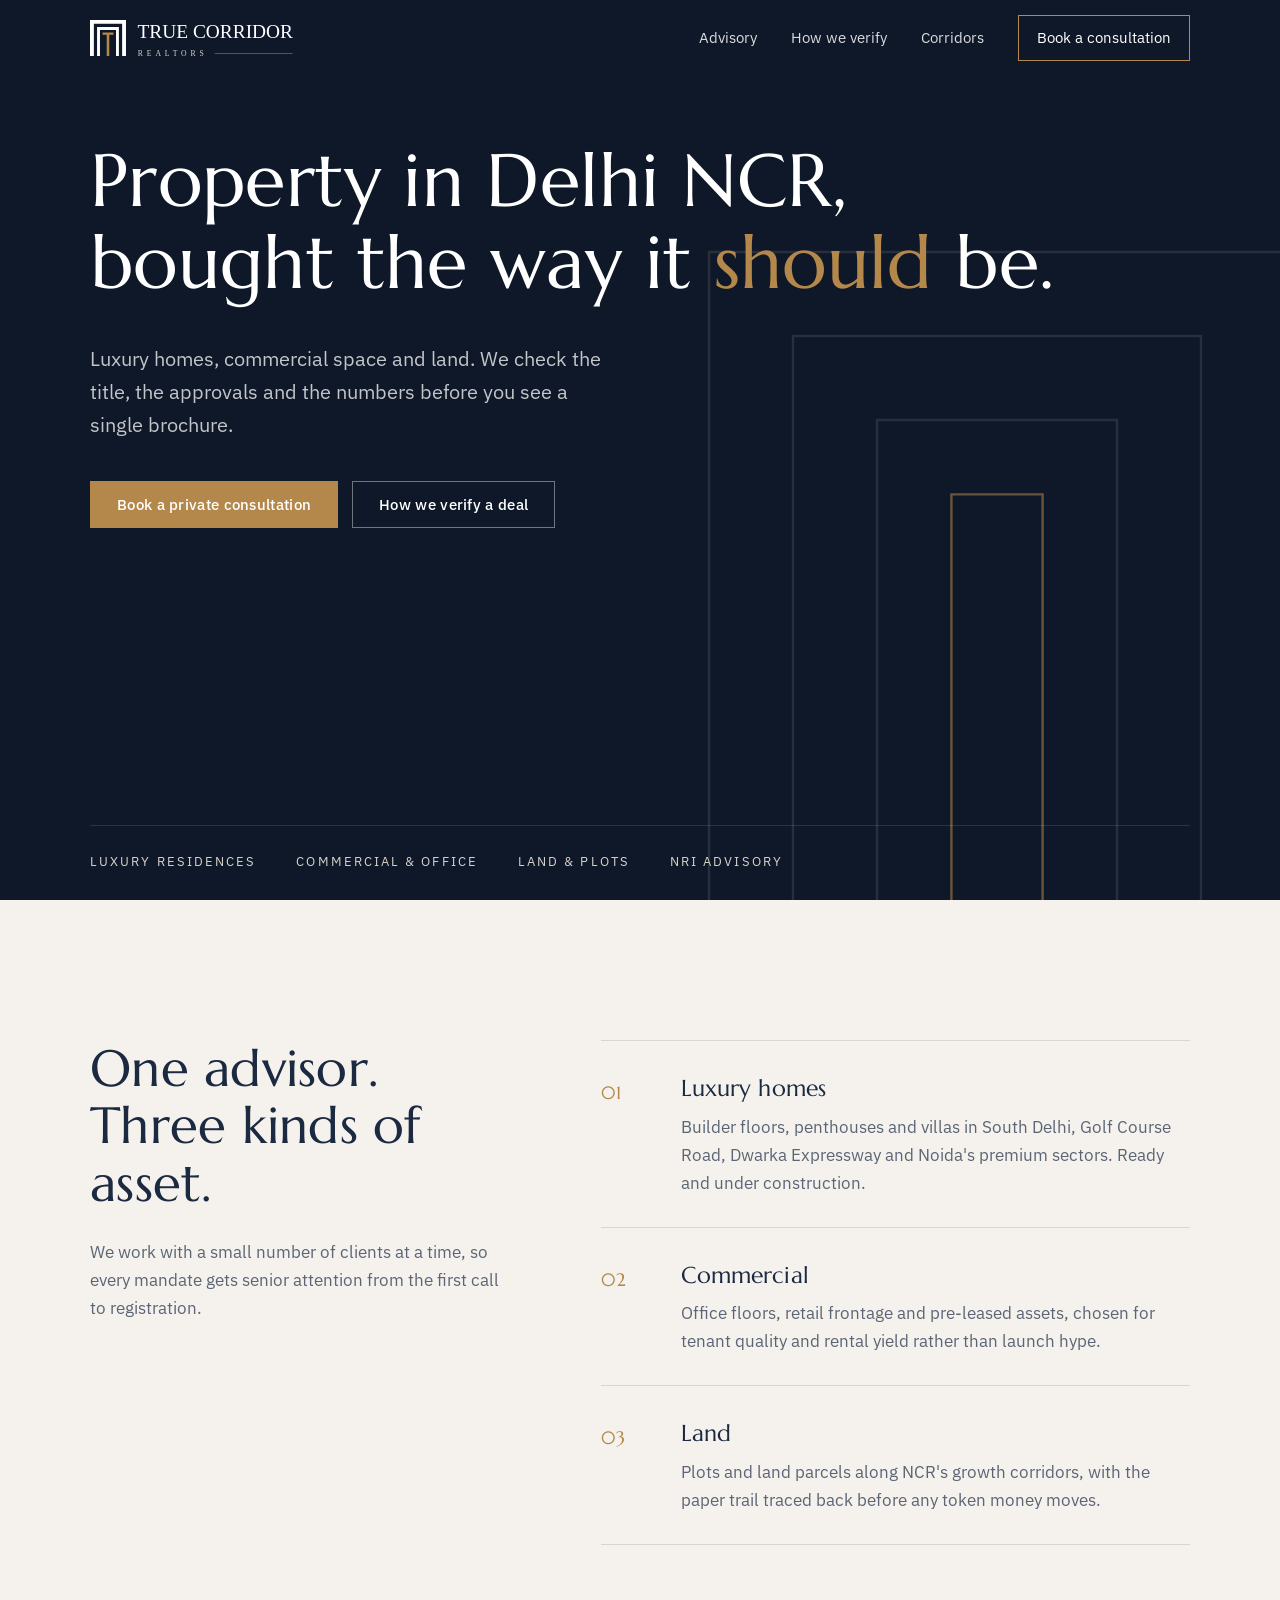
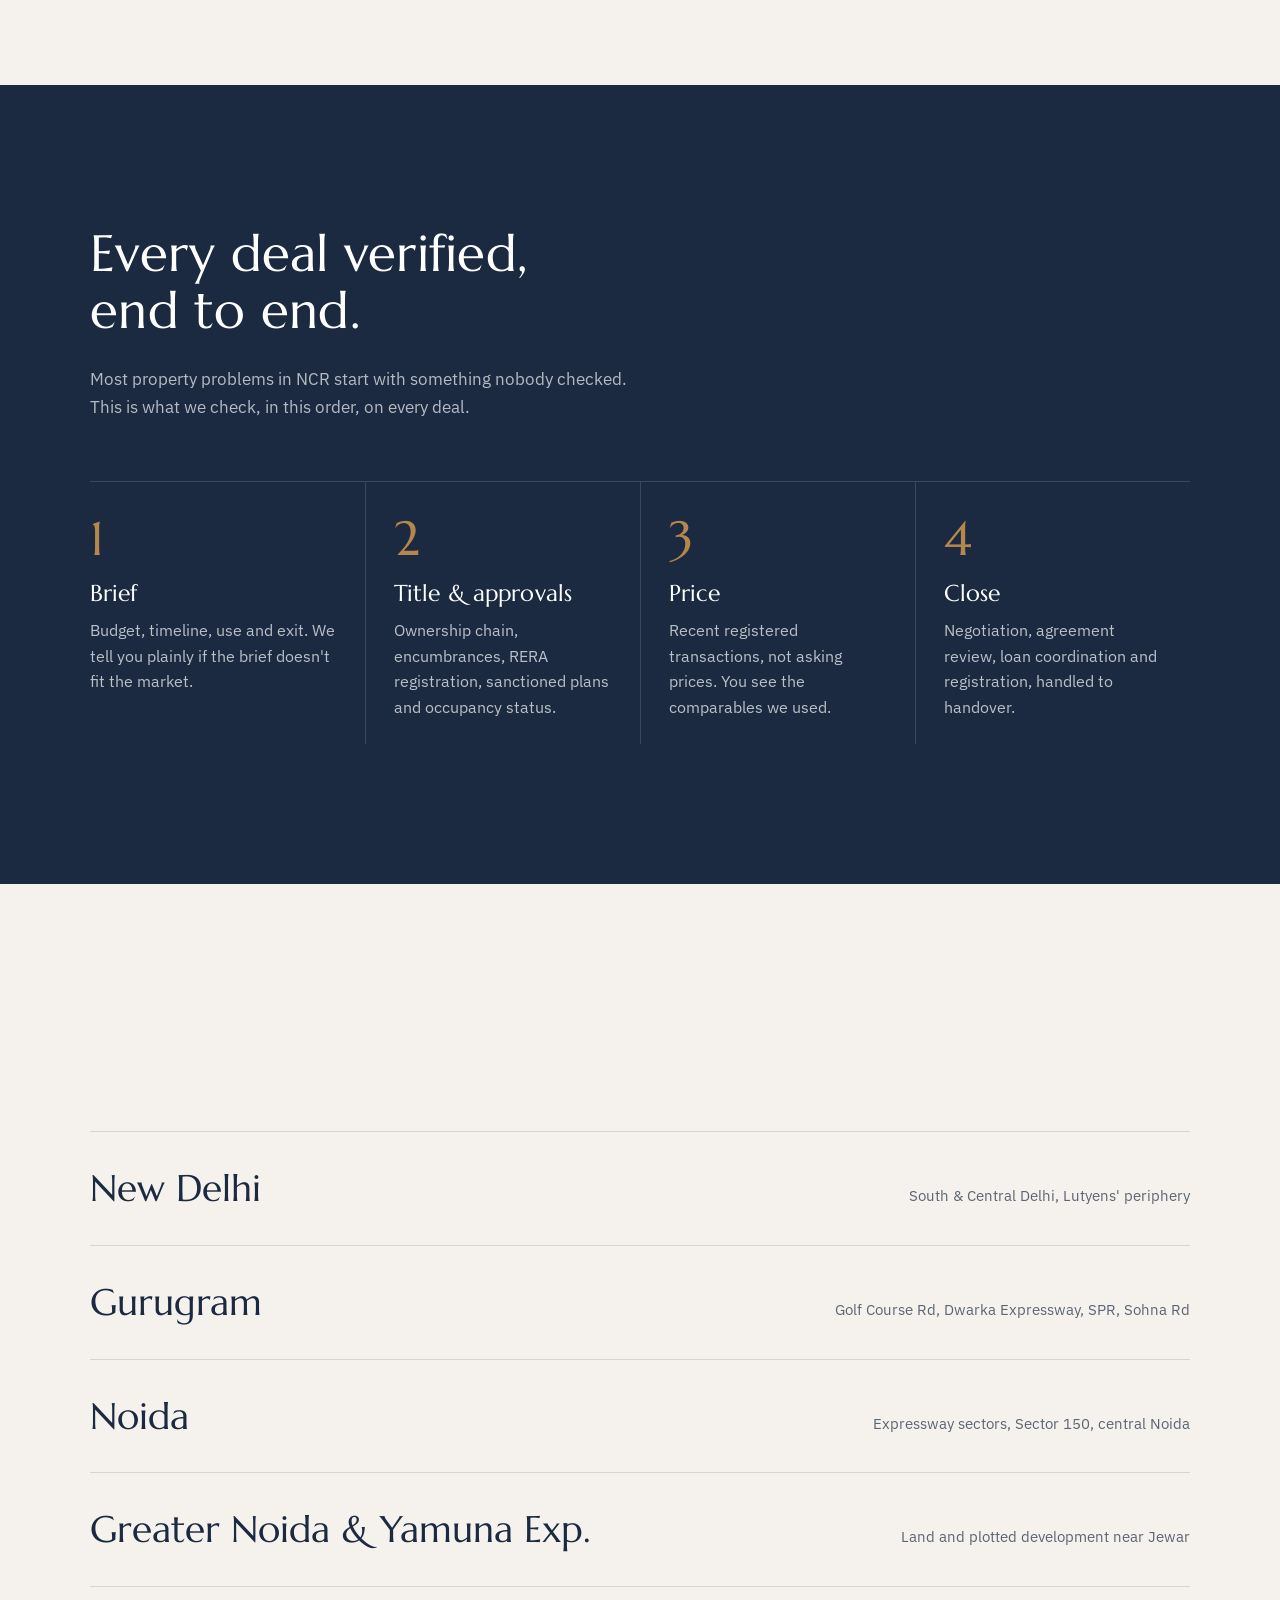
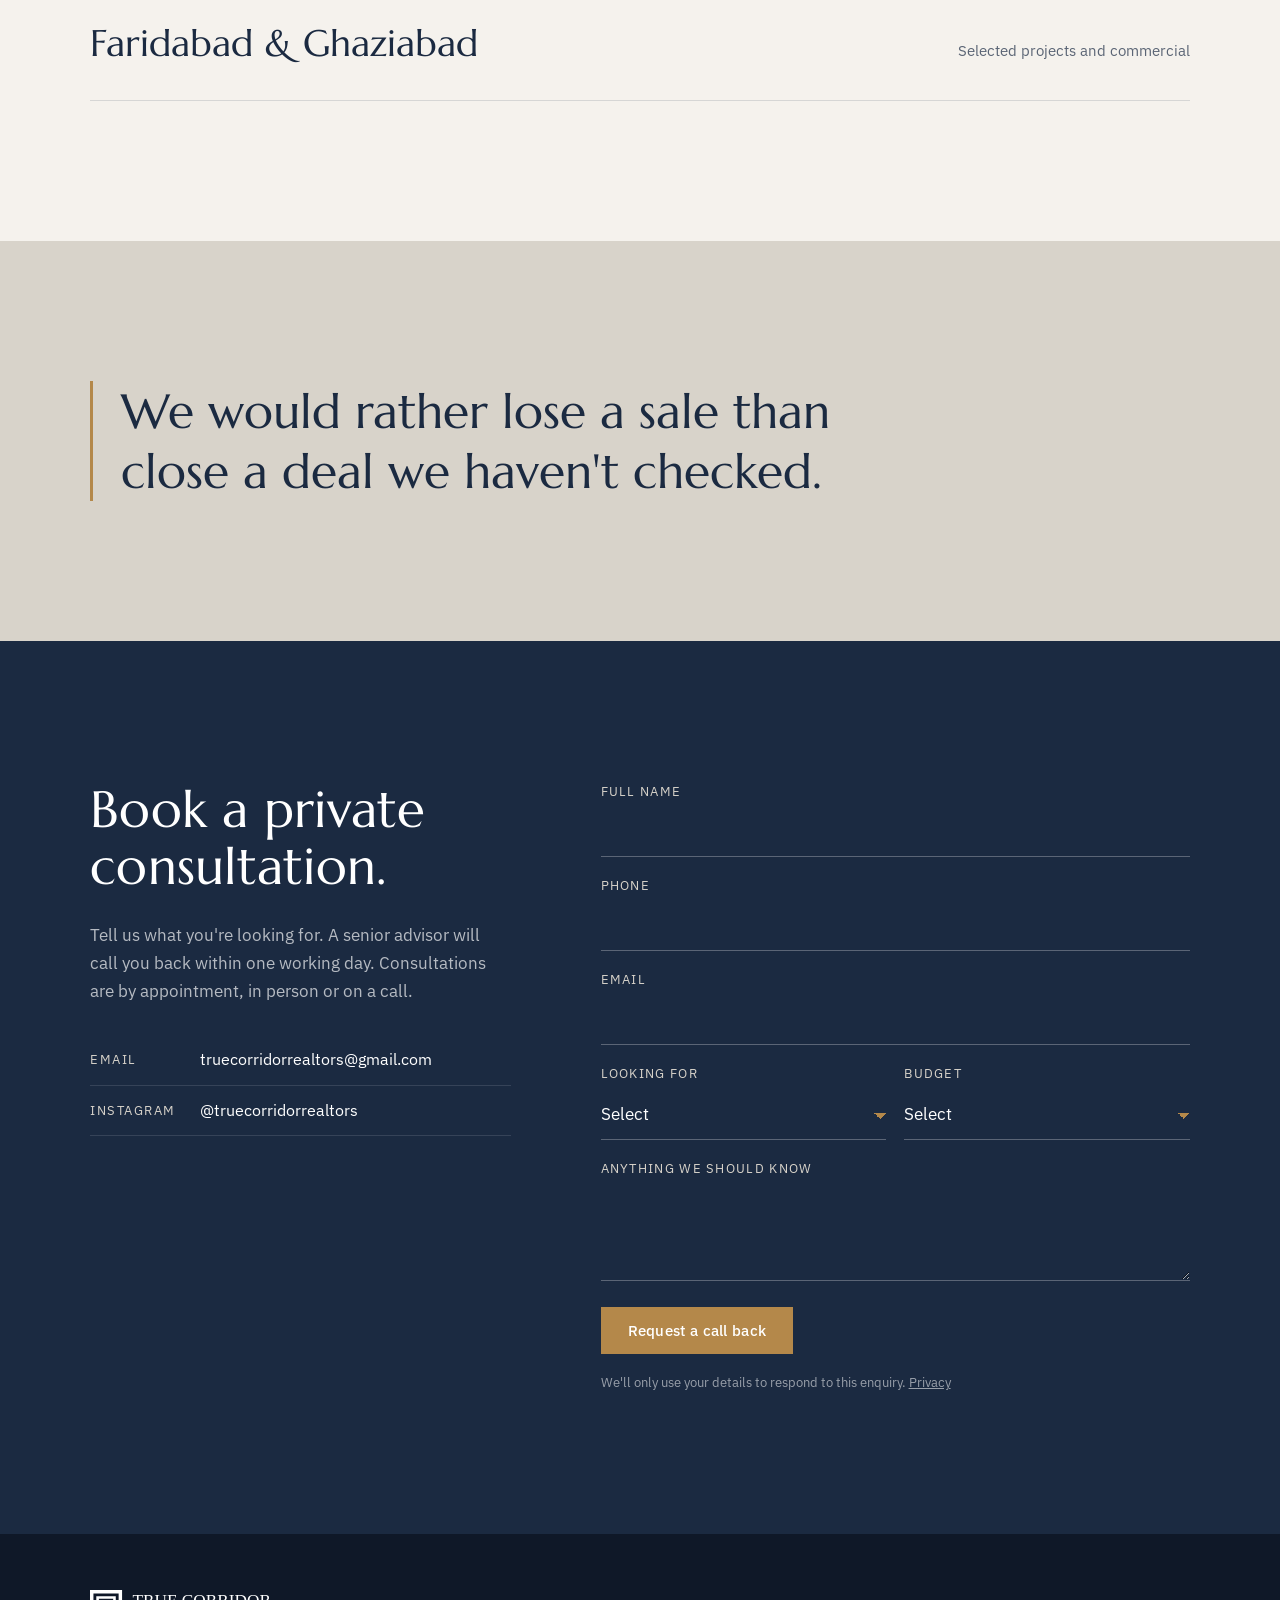
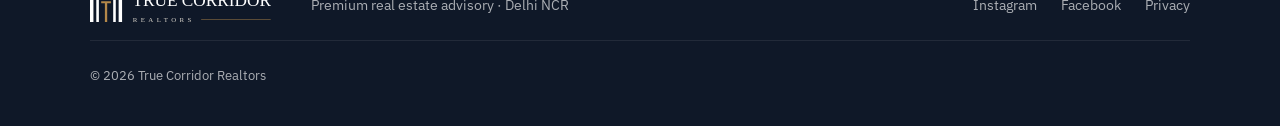
<file: index.html>
<!doctype html>
<html lang="en-IN">
<head>
  <meta charset="utf-8">
  <meta name="viewport" content="width=device-width, initial-scale=1">
  <title>True Corridor Realtors | Premium Real Estate Advisory, Delhi NCR</title>
  <meta name="description" content="Premium real estate advisory in Delhi NCR. Luxury homes, commercial property and land, with every deal verified end to end. Private consultations by appointment.">
  <link rel="canonical" href="https://truecorridorrealtors-star.github.io/">
  <meta name="theme-color" content="#1B2A41">

  <meta property="og:type" content="website">
  <meta property="og:site_name" content="True Corridor Realtors">
  <meta property="og:title" content="True Corridor Realtors | Premium Real Estate Advisory, Delhi NCR">
  <meta property="og:description" content="Luxury homes, commercial and land across Delhi NCR. Every deal verified, end to end.">
  <meta property="og:image" content="https://truecorridorrealtors-star.github.io/assets/img/link-preview-og-1200x630.png">
  <meta property="og:url" content="https://truecorridorrealtors-star.github.io/">
  <meta name="twitter:card" content="summary_large_image">

  <link rel="icon" type="image/png" sizes="32x32" href="assets/img/favicon-32.png">
  <link rel="icon" type="image/svg+xml" href="assets/img/TCR-mark-navy.svg">
  <link rel="apple-touch-icon" href="assets/img/apple-touch-icon-180.png">
  <link rel="manifest" href="site.webmanifest">

  <link rel="preconnect" href="https://fonts.googleapis.com">
  <link rel="preconnect" href="https://fonts.gstatic.com" crossorigin>
  <link href="https://fonts.googleapis.com/css2?family=Marcellus&family=IBM+Plex+Sans:wght@400;500;600&display=swap" rel="stylesheet">
  <link rel="stylesheet" href="assets/css/styles.css">

  <script type="application/ld+json">
  {
    "@context": "https://schema.org",
    "@type": "RealEstateAgent",
    "name": "True Corridor Realtors",
    "url": "https://truecorridorrealtors-star.github.io/",
    "logo": "https://truecorridorrealtors-star.github.io/assets/img/favicon-512.png",
    "image": "https://truecorridorrealtors-star.github.io/assets/img/link-preview-og-1200x630.png",
    "description": "Premium real estate advisory in Delhi NCR: luxury homes, commercial property and land, verified end to end.",
    "email": "truecorridorrealtors@gmail.com",
    "areaServed": ["New Delhi", "Gurugram", "Noida", "Greater Noida", "Faridabad", "Ghaziabad"],
    "sameAs": [
      "https://www.instagram.com/truecorridorrealtors/",
      "https://www.facebook.com/profile.php?id=61597048343919"
    ]
  }
  </script>
</head>
<body>
  <a class="skip" href="#main">Skip to content</a>

  <header class="site-header" id="top">
    <div class="wrap header-row">
      <a class="brand" href="#top" aria-label="True Corridor Realtors, home">
        <img src="assets/img/TCR-logo-horizontal-white.svg" alt="True Corridor Realtors" width="226" height="40">
      </a>
      <button class="nav-toggle" aria-expanded="false" aria-controls="nav" aria-label="Open menu">
        <span></span><span></span>
      </button>
      <nav id="nav" class="nav">
        <a href="#advisory">Advisory</a>
        <a href="#process">How we verify</a>
        <a href="#corridors">Corridors</a>
        <a href="#contact" class="nav-cta">Book a consultation</a>
      </nav>
    </div>
  </header>

  <main id="main">
    <!-- HERO -->
    <section class="hero">
      <svg class="hero-corridor" viewBox="0 0 600 600" aria-hidden="true">
        <path d="M60 600V60H540V600" />
        <path d="M130 600V130H470V600" />
        <path d="M200 600V200H400V600" />
        <path d="M262 600V262H338V600" />
      </svg>
      <div class="wrap hero-inner">
        <h1 class="reveal">Property in Delhi NCR,<br>bought the way it <em>should</em> be.</h1>
        <p class="lede reveal">Luxury homes, commercial space and land. We check the title, the approvals and the numbers before you see a single brochure.</p>
        <div class="hero-actions reveal">
          <a class="btn btn-brass" href="#contact">Book a private consultation</a>
          <a class="btn btn-line" href="#process">How we verify a deal</a>
        </div>
      </div>
      <ul class="hero-strip wrap" aria-label="What we cover">
        <li>Luxury residences</li>
        <li>Commercial &amp; office</li>
        <li>Land &amp; plots</li>
        <li>NRI advisory</li>
      </ul>
    </section>

    <!-- ADVISORY -->
    <section class="section" id="advisory">
      <div class="wrap split">
        <div class="split-head">
          <h2 class="reveal">One advisor.<br>Three kinds of asset.</h2>
          <p class="muted reveal">We work with a small number of clients at a time, so every mandate gets senior attention from the first call to registration.</p>
        </div>
        <ol class="rows">
          <li class="row reveal">
            <span class="row-num">01</span>
            <div>
              <h3>Luxury homes</h3>
              <p>Builder floors, penthouses and villas in South Delhi, Golf Course Road, Dwarka Expressway and Noida's premium sectors. Ready and under construction.</p>
            </div>
          </li>
          <li class="row reveal">
            <span class="row-num">02</span>
            <div>
              <h3>Commercial</h3>
              <p>Office floors, retail frontage and pre-leased assets, chosen for tenant quality and rental yield rather than launch hype.</p>
            </div>
          </li>
          <li class="row reveal">
            <span class="row-num">03</span>
            <div>
              <h3>Land</h3>
              <p>Plots and land parcels along NCR's growth corridors, with the paper trail traced back before any token money moves.</p>
            </div>
          </li>
        </ol>
      </div>
    </section>

    <!-- PROCESS -->
    <section class="section section-dark" id="process">
      <div class="wrap">
        <h2 class="reveal">Every deal verified,<br>end to end.</h2>
        <p class="muted reveal narrow">Most property problems in NCR start with something nobody checked. This is what we check, in this order, on every deal.</p>
        <div class="steps">
          <div class="step reveal">
            <span class="step-num">1</span>
            <h3>Brief</h3>
            <p>Budget, timeline, use and exit. We tell you plainly if the brief doesn't fit the market.</p>
          </div>
          <div class="step reveal">
            <span class="step-num">2</span>
            <h3>Title &amp; approvals</h3>
            <p>Ownership chain, encumbrances, RERA registration, sanctioned plans and occupancy status.</p>
          </div>
          <div class="step reveal">
            <span class="step-num">3</span>
            <h3>Price</h3>
            <p>Recent registered transactions, not asking prices. You see the comparables we used.</p>
          </div>
          <div class="step reveal">
            <span class="step-num">4</span>
            <h3>Close</h3>
            <p>Negotiation, agreement review, loan coordination and registration, handled to handover.</p>
          </div>
        </div>
      </div>
    </section>

    <!-- CORRIDORS -->
    <section class="section" id="corridors">
      <div class="wrap">
        <h2 class="reveal">The corridors we know.</h2>
        <ul class="corridors">
          <li class="reveal"><span>New Delhi</span><small>South &amp; Central Delhi, Lutyens' periphery</small></li>
          <li class="reveal"><span>Gurugram</span><small>Golf Course Rd, Dwarka Expressway, SPR, Sohna Rd</small></li>
          <li class="reveal"><span>Noida</span><small>Expressway sectors, Sector 150, central Noida</small></li>
          <li class="reveal"><span>Greater Noida &amp; Yamuna Exp.</span><small>Land and plotted development near Jewar</small></li>
          <li class="reveal"><span>Faridabad &amp; Ghaziabad</span><small>Selected projects and commercial</small></li>
        </ul>
      </div>
    </section>

    <!-- QUOTE / POSITION -->
    <section class="section section-stone">
      <div class="wrap statement reveal">
        <p>We would rather lose a sale than close a deal we haven't checked.</p>
      </div>
    </section>

    <!-- CONTACT -->
    <section class="section section-dark" id="contact">
      <div class="wrap split">
        <div class="split-head">
          <h2 class="reveal">Book a private consultation.</h2>
          <p class="muted reveal">Tell us what you're looking for. A senior advisor will call you back within one working day. Consultations are by appointment, in person or on a call.</p>
          <ul class="contact-lines reveal">
            <li><span>Email</span><a href="mailto:truecorridorrealtors@gmail.com">truecorridorrealtors@gmail.com</a></li>
            <li><span>Instagram</span><a href="https://www.instagram.com/truecorridorrealtors/" rel="noopener" target="_blank">@truecorridorrealtors</a></li>
          </ul>
        </div>

        <form class="enquiry reveal" action="https://formsubmit.co/truecorridorrealtors@gmail.com" method="POST">
          <input type="hidden" name="_subject" value="New enquiry from truecorridorrealtors.com">
          <input type="hidden" name="_template" value="table">
          <input type="hidden" name="_next" value="https://truecorridorrealtors-star.github.io/thank-you.html">
          <input type="text" name="_honey" class="hp" tabindex="-1" autocomplete="off" aria-hidden="true">

          <label>Full name
            <input type="text" name="name" required autocomplete="name" maxlength="80">
          </label>
          <label>Phone
            <input type="tel" name="phone" required autocomplete="tel" inputmode="tel" pattern="[0-9+\s\-]{8,16}" maxlength="16">
          </label>
          <label>Email
            <input type="email" name="email" autocomplete="email" maxlength="120">
          </label>
          <div class="two">
            <label>Looking for
              <select name="interest" required>
                <option value="">Select</option>
                <option>Luxury home</option>
                <option>Commercial</option>
                <option>Land / plot</option>
                <option>Selling a property</option>
                <option>NRI advisory</option>
              </select>
            </label>
            <label>Budget
              <select name="budget">
                <option value="">Select</option>
                <option>Under ₹2 Cr</option>
                <option>₹2–5 Cr</option>
                <option>₹5–10 Cr</option>
                <option>₹10 Cr+</option>
              </select>
            </label>
          </div>
          <label>Anything we should know
            <textarea name="message" rows="3" maxlength="1000"></textarea>
          </label>
          <button class="btn btn-brass" type="submit">Request a call back</button>
          <p class="fineprint">We'll only use your details to respond to this enquiry. <a href="privacy.html">Privacy</a></p>
        </form>
      </div>
    </section>
  </main>

  <footer class="site-footer">
    <div class="wrap footer-row">
      <img src="assets/img/TCR-logo-horizontal-white.svg" alt="True Corridor Realtors" width="200" height="35">
      <p>Premium real estate advisory · Delhi NCR</p>
      <nav aria-label="Footer">
        <a href="https://www.instagram.com/truecorridorrealtors/" rel="noopener" target="_blank">Instagram</a>
        <a href="https://www.facebook.com/profile.php?id=61597048343919" rel="noopener" target="_blank">Facebook</a>
        <a href="privacy.html">Privacy</a>
      </nav>
      <p class="copy">© <span id="year">2026</span> True Corridor Realtors</p>
    </div>
  </footer>

  <script src="assets/js/main.js" defer></script>
</body>
</html>
</file>
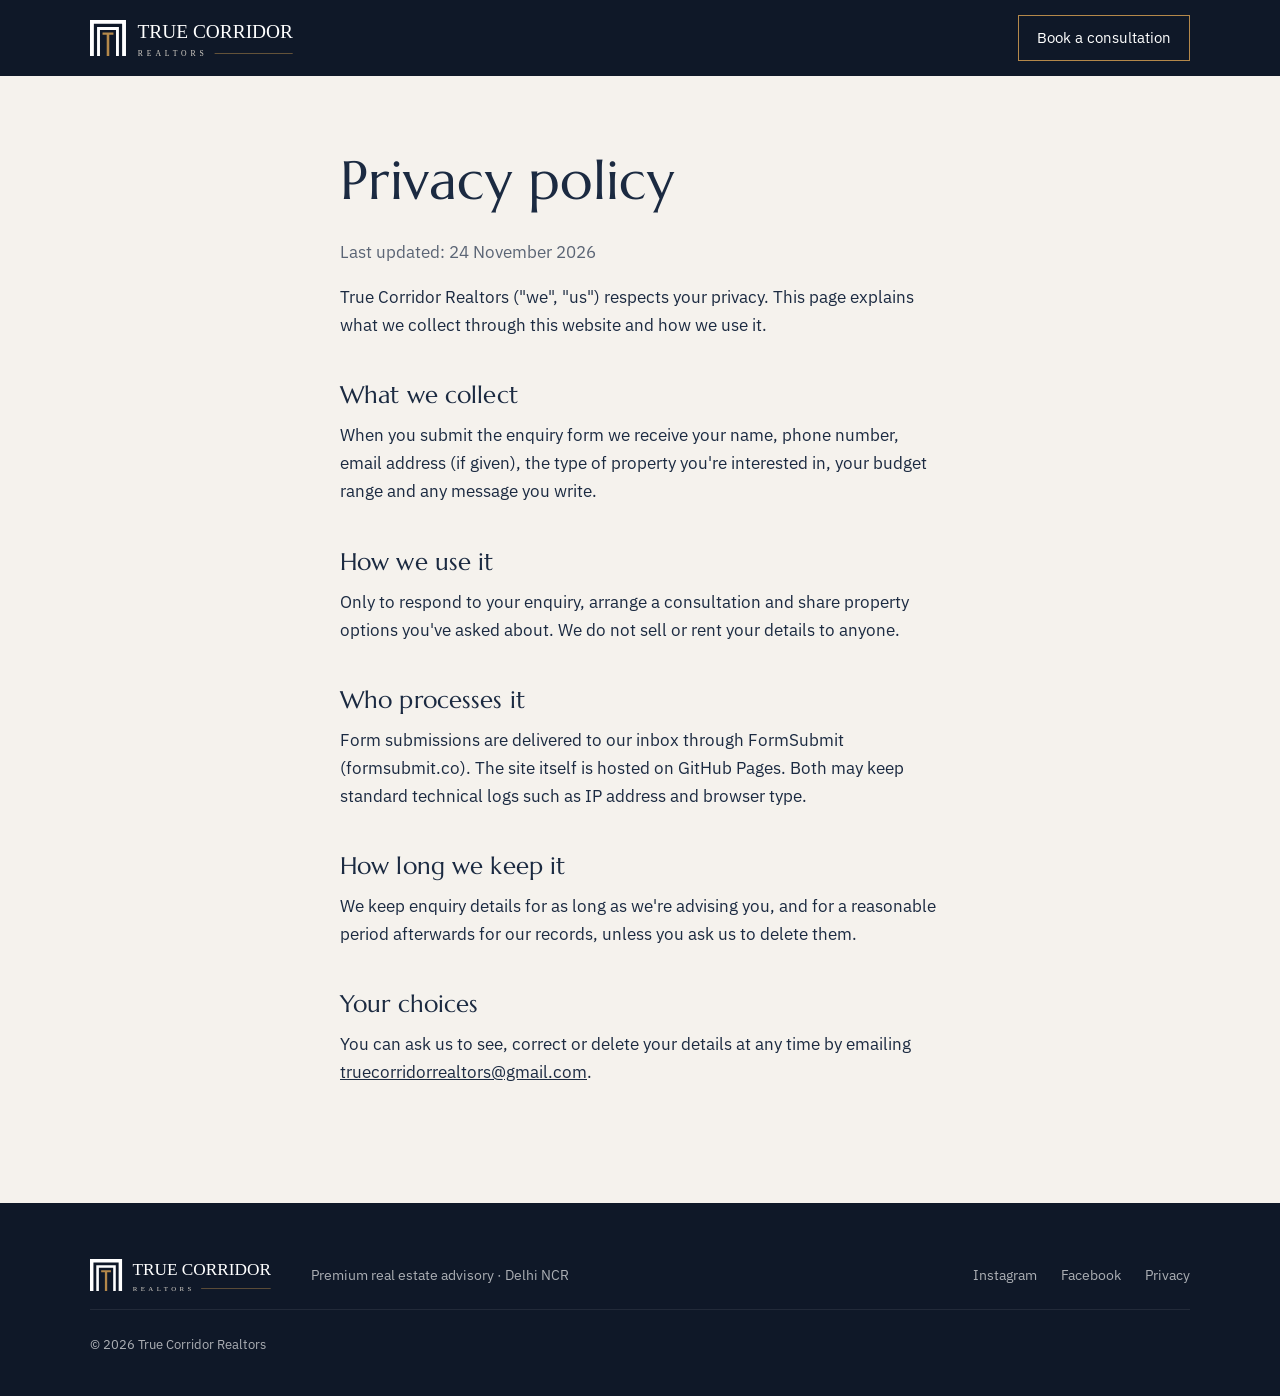
<file: privacy.html>
<!doctype html>
<html lang="en-IN">
<head>
  <meta charset="utf-8">
  <meta name="viewport" content="width=device-width, initial-scale=1">
  <title>Privacy policy | True Corridor Realtors</title>
  <meta name="description" content="How True Corridor Realtors collects and uses the details you share with us.">
  
  <meta name="theme-color" content="#1B2A41">
  <link rel="icon" type="image/png" sizes="32x32" href="/assets/img/favicon-32.png">
  <link rel="apple-touch-icon" href="/assets/img/apple-touch-icon-180.png">
  <link rel="preconnect" href="https://fonts.googleapis.com">
  <link rel="preconnect" href="https://fonts.gstatic.com" crossorigin>
  <link href="https://fonts.googleapis.com/css2?family=Marcellus&family=IBM+Plex+Sans:wght@400;500;600&display=swap" rel="stylesheet">
  <link rel="stylesheet" href="/assets/css/styles.css">
</head>
<body class="page-head">
  <header class="site-header scrolled">
    <div class="wrap header-row">
      <a class="brand" href="/" aria-label="True Corridor Realtors, home">
        <img src="/assets/img/TCR-logo-horizontal-white.svg" alt="True Corridor Realtors" width="226" height="40">
      </a>
      <nav class="nav nav-static"><a href="/#contact" class="nav-cta">Book a consultation</a></nav>
    </div>
  </header>
  <main class="page" style="background:var(--paper)">
    <div class="wrap prose">
      <h1>Privacy policy</h1>
      <p class="muted">Last updated: 24 November 2026</p>
      <p>True Corridor Realtors ("we", "us") respects your privacy. This page explains what we collect through this website and how we use it.</p>
      <h2>What we collect</h2>
      <p>When you submit the enquiry form we receive your name, phone number, email address (if given), the type of property you're interested in, your budget range and any message you write.</p>
      <h2>How we use it</h2>
      <p>Only to respond to your enquiry, arrange a consultation and share property options you've asked about. We do not sell or rent your details to anyone.</p>
      <h2>Who processes it</h2>
      <p>Form submissions are delivered to our inbox through FormSubmit (formsubmit.co). The site itself is hosted on GitHub Pages. Both may keep standard technical logs such as IP address and browser type.</p>
      <h2>How long we keep it</h2>
      <p>We keep enquiry details for as long as we're advising you, and for a reasonable period afterwards for our records, unless you ask us to delete them.</p>
      <h2>Your choices</h2>
      <p>You can ask us to see, correct or delete your details at any time by emailing <a href="mailto:truecorridorrealtors@gmail.com">truecorridorrealtors@gmail.com</a>.</p>
    </div>
  </main>
  <footer class="site-footer">
    <div class="wrap footer-row">
      <img src="/assets/img/TCR-logo-horizontal-white.svg" alt="True Corridor Realtors" width="200" height="35">
      <p>Premium real estate advisory · Delhi NCR</p>
      <nav aria-label="Footer">
        <a href="https://www.instagram.com/truecorridorrealtors/" rel="noopener" target="_blank">Instagram</a>
        <a href="https://www.facebook.com/profile.php?id=61597048343919" rel="noopener" target="_blank">Facebook</a>
        <a href="/privacy.html">Privacy</a>
      </nav>
      <p class="copy">© 2026 True Corridor Realtors</p>
    </div>
  </footer>
</body>
</html>
</file>
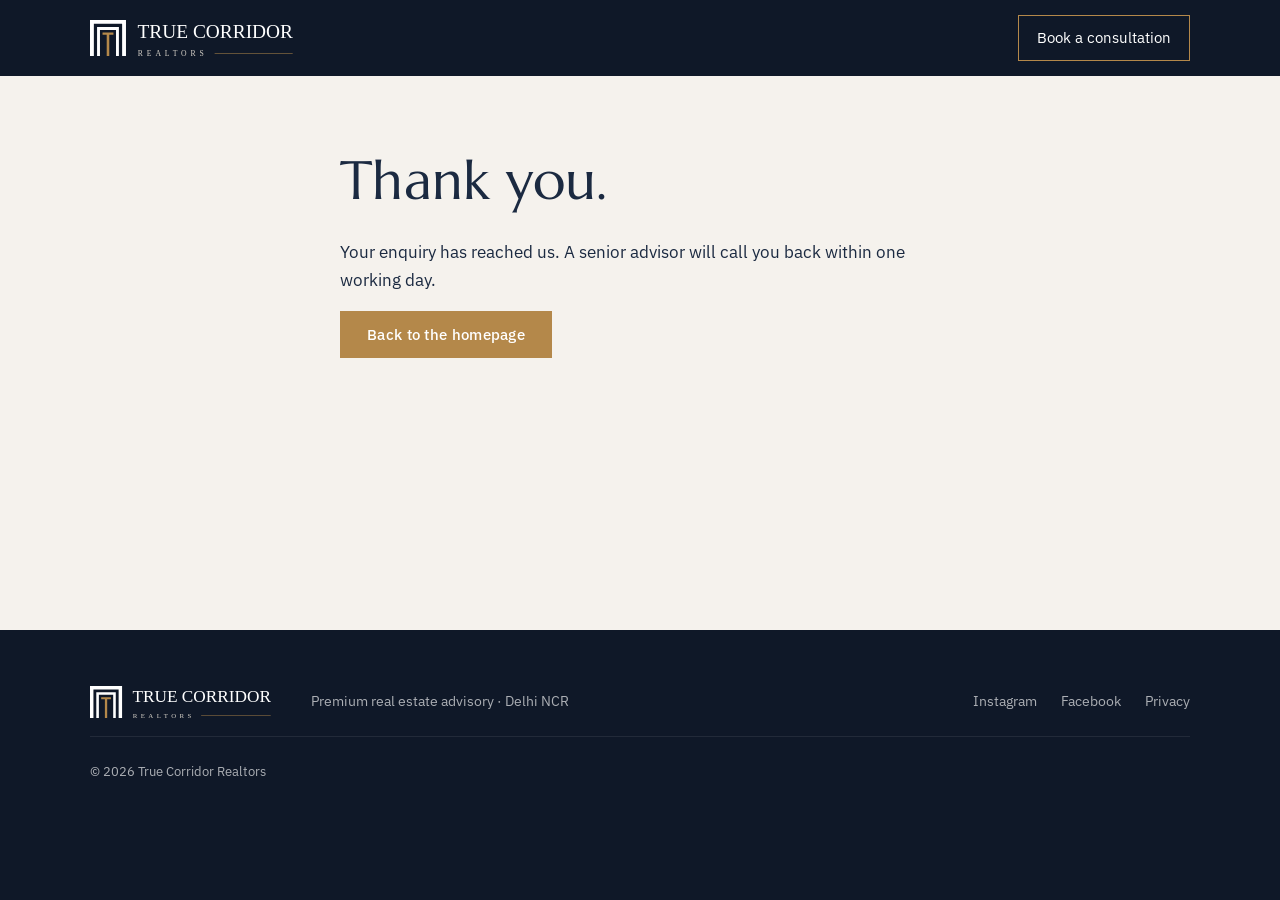
<file: thank-you.html>
<!doctype html>
<html lang="en-IN">
<head>
  <meta charset="utf-8">
  <meta name="viewport" content="width=device-width, initial-scale=1">
  <title>Thank you | True Corridor Realtors</title>
  <meta name="description" content="Your enquiry has reached True Corridor Realtors.">
  <meta name="robots" content="noindex">
  <meta name="theme-color" content="#1B2A41">
  <link rel="icon" type="image/png" sizes="32x32" href="/assets/img/favicon-32.png">
  <link rel="apple-touch-icon" href="/assets/img/apple-touch-icon-180.png">
  <link rel="preconnect" href="https://fonts.googleapis.com">
  <link rel="preconnect" href="https://fonts.gstatic.com" crossorigin>
  <link href="https://fonts.googleapis.com/css2?family=Marcellus&family=IBM+Plex+Sans:wght@400;500;600&display=swap" rel="stylesheet">
  <link rel="stylesheet" href="/assets/css/styles.css">
</head>
<body class="page-head">
  <header class="site-header scrolled">
    <div class="wrap header-row">
      <a class="brand" href="/" aria-label="True Corridor Realtors, home">
        <img src="/assets/img/TCR-logo-horizontal-white.svg" alt="True Corridor Realtors" width="226" height="40">
      </a>
      <nav class="nav nav-static"><a href="/#contact" class="nav-cta">Book a consultation</a></nav>
    </div>
  </header>
  <main class="page" style="background:var(--paper)">
    <div class="wrap prose">
      <h1>Thank you.</h1>
      <p>Your enquiry has reached us. A senior advisor will call you back within one working day.</p>
      <p><a class="btn btn-brass" href="/">Back to the homepage</a></p>
    </div>
  </main>
  <footer class="site-footer">
    <div class="wrap footer-row">
      <img src="/assets/img/TCR-logo-horizontal-white.svg" alt="True Corridor Realtors" width="200" height="35">
      <p>Premium real estate advisory · Delhi NCR</p>
      <nav aria-label="Footer">
        <a href="https://www.instagram.com/truecorridorrealtors/" rel="noopener" target="_blank">Instagram</a>
        <a href="https://www.facebook.com/profile.php?id=61597048343919" rel="noopener" target="_blank">Facebook</a>
        <a href="/privacy.html">Privacy</a>
      </nav>
      <p class="copy">© 2026 True Corridor Realtors</p>
    </div>
  </footer>
</body>
</html>
</file>
<file: assets/css/styles.css>
:root {
  --navy: #1B2A41;
  --night: #0F1828;
  --brass: #B4884A;
  --brass-dark: #9A7239;
  --stone: #D8D3CA;
  --paper: #F5F2ED;
  --ink: #1B2A41;
  --muted: #5B6575;
  --line: rgba(27, 42, 65, .14);
  --serif: "Marcellus", Georgia, serif;
  --sans: "IBM Plex Sans", system-ui, -apple-system, "Segoe UI", sans-serif;
  --wrap: 1180px;
  --gutter: clamp(16px, 4vw, 40px);
}

*, *::before, *::after { box-sizing: border-box; }
html { scroll-behavior: smooth; -webkit-text-size-adjust: 100%; }
body {
  margin: 0;
  background: var(--paper);
  color: var(--ink);
  font: 400 17px/1.65 var(--sans);
  -webkit-font-smoothing: antialiased;
}
img { max-width: 100%; display: block; }
a { color: inherit; }
h1, h2, h3 { font-family: var(--serif); font-weight: 400; line-height: 1.12; margin: 0 0 .5em; letter-spacing: .005em; }
h1 { font-size: clamp(2.4rem, 6vw, 4.6rem); }
h2 { font-size: clamp(2rem, 4.2vw, 3.2rem); }
h3 { font-size: 1.45rem; }
p { margin: 0 0 1em; }
em { font-style: normal; color: var(--brass); }

.wrap { max-width: var(--wrap); margin: 0 auto; padding: 0 var(--gutter); }
.muted { color: var(--muted); }
.narrow { max-width: 560px; }
.skip { position: absolute; left: -999px; top: 8px; background: var(--brass); color: #fff; padding: 8px 14px; z-index: 100; }
.skip:focus { left: 8px; }
:focus-visible { outline: 2px solid var(--brass); outline-offset: 3px; }

/* Buttons */
.btn {
  display: inline-block; padding: 15px 26px; border: 1px solid transparent;
  font: 500 15px/1 var(--sans); letter-spacing: .02em; text-decoration: none;
  cursor: pointer; transition: background .2s, color .2s, border-color .2s;
}
.btn-brass { background: var(--brass); color: #fff; }
.btn-brass:hover { background: var(--brass-dark); }
.btn-line { border-color: rgba(255,255,255,.4); color: #fff; }
.btn-line:hover { border-color: var(--brass); color: var(--brass); }

/* Header */
.site-header {
  position: fixed; inset: 0 0 auto; z-index: 50;
  transition: background .3s, box-shadow .3s;
}
.site-header.scrolled { background: rgba(15, 24, 40, .96); box-shadow: 0 1px 0 rgba(255,255,255,.06); }
.header-row { display: flex; align-items: center; justify-content: space-between; height: 76px; }
.brand img { height: 36px; width: auto; }
.nav { display: flex; gap: 34px; align-items: center; }
.nav a { color: #fff; text-decoration: none; font-size: 15px; opacity: .85; }
.nav a:hover { opacity: 1; color: var(--brass); }
.nav .nav-cta { opacity: 1; border: 1px solid var(--brass); padding: 10px 18px; color: #fff; }
.nav .nav-cta:hover { background: var(--brass); color: #fff; }
.nav-toggle { display: none; background: none; border: 0; padding: 10px; cursor: pointer; }
.nav-toggle span { display: block; width: 24px; height: 1.5px; background: #fff; margin: 6px 0; transition: transform .25s; }

/* Hero */
.hero {
  position: relative; overflow: hidden;
  background: var(--night); color: #fff;
  min-height: 100vh; min-height: 100svh;
  display: flex; flex-direction: column; justify-content: center;
  padding: 140px 0 0;
}
.hero-corridor {
  position: absolute; right: -6%; bottom: 0; width: min(62vw, 720px); height: auto;
  fill: none; stroke: rgba(216, 211, 202, .12); stroke-width: 2;
}
.hero-corridor path:last-child { stroke: rgba(180, 136, 74, .55); }
.hero-inner { position: relative; width: 100%; }
.hero h1 { max-width: 18ch; }
.lede { font-size: clamp(1.05rem, 1.6vw, 1.25rem); max-width: 520px; color: rgba(255,255,255,.75); margin: 1.2em 0 2em; }
.hero-actions { display: flex; flex-wrap: wrap; gap: 14px; }
.hero-strip {
  position: relative; list-style: none; width: 100%; margin-top: auto; padding-top: 70px; padding-bottom: 28px;
  display: flex; flex-wrap: wrap; gap: 10px 40px;
  font-size: 13px; letter-spacing: .16em; text-transform: uppercase; color: var(--stone);
}
.hero-strip::before { content: ""; position: absolute; left: var(--gutter); right: var(--gutter); top: 44px; height: 1px; background: rgba(255,255,255,.12); }

/* Sections */
.section { padding: clamp(80px, 11vw, 140px) 0; }
.section-dark { background: var(--navy); color: #fff; }
.section-dark .muted { color: rgba(255,255,255,.68); }
.section-stone { background: var(--stone); }

.split { display: grid; grid-template-columns: 5fr 7fr; gap: clamp(40px, 7vw, 100px); align-items: start; }
.split-head { position: sticky; top: 110px; }

/* Advisory rows (editorial, no cards) */
.rows { list-style: none; margin: 0; padding: 0; border-top: 1px solid var(--line); }
.row {
  display: grid; grid-template-columns: 64px 1fr; gap: 16px;
  padding: 34px 0 30px; border-bottom: 1px solid var(--line);
  position: relative; transition: padding-left .3s;
}
.row::before { content: ""; position: absolute; left: 0; top: -1px; height: 1px; width: 0; background: var(--brass); transition: width .4s; }
.row:hover::before { width: 100%; }
.row-num { font-family: var(--serif); color: var(--brass); font-size: 1.1rem; padding-top: 4px; }
.row p { color: var(--muted); margin: 0; max-width: 54ch; }

/* Process steps */
.steps { display: grid; grid-template-columns: repeat(4, 1fr); margin-top: 60px; border-top: 1px solid rgba(255,255,255,.14); }
.step { padding: 32px 28px 8px 0; position: relative; }
.step + .step { padding-left: 28px; border-left: 1px solid rgba(255,255,255,.14); }
.step-num { font-family: var(--serif); font-size: 3rem; color: var(--brass); line-height: 1; display: block; margin-bottom: 18px; }
.step p { color: rgba(255,255,255,.7); font-size: 15.5px; }

/* Corridors */
.corridors { list-style: none; margin: 50px 0 0; padding: 0; }
.corridors li {
  display: flex; justify-content: space-between; align-items: baseline; gap: 24px; flex-wrap: wrap;
  padding: 26px 0; border-bottom: 1px solid var(--line);
}
.corridors li:first-child { border-top: 1px solid var(--line); }
.corridors span { font-family: var(--serif); font-size: clamp(1.5rem, 3vw, 2.3rem); transition: color .25s; }
.corridors li:hover span { color: var(--brass); }
.corridors small { color: var(--muted); font-size: 15px; text-align: right; }

/* Statement */
.statement p {
  font-family: var(--serif); font-size: clamp(1.8rem, 4vw, 3rem); line-height: 1.25;
  max-width: 22ch; margin: 0; padding-left: 28px; border-left: 3px solid var(--brass);
}

/* Contact */
.contact-lines { list-style: none; padding: 0; margin: 30px 0 0; }
.contact-lines li { display: flex; gap: 20px; padding: 12px 0; border-bottom: 1px solid rgba(255,255,255,.12); font-size: 15.5px; }
.contact-lines span { width: 90px; color: var(--stone); font-size: 13px; letter-spacing: .12em; text-transform: uppercase; padding-top: 2px; }
.contact-lines a { text-decoration: none; word-break: break-all; }
.contact-lines a:hover { color: var(--brass); }

.enquiry { display: grid; gap: 18px; }
.enquiry label { display: grid; gap: 8px; font-size: 13px; letter-spacing: .1em; text-transform: uppercase; color: var(--stone); }
.enquiry input, .enquiry select, .enquiry textarea {
  width: 100%; background: transparent; color: #fff;
  border: 0; border-bottom: 1px solid rgba(255,255,255,.28); border-radius: 0;
  padding: 10px 0 12px; font: 400 17px/1.4 var(--sans); letter-spacing: 0; text-transform: none;
  -webkit-appearance: none; appearance: none;
}
.enquiry select { background-image: linear-gradient(45deg, transparent 50%, var(--brass) 50%), linear-gradient(135deg, var(--brass) 50%, transparent 50%); background-position: right 6px center, right 0 center; background-size: 6px 6px; background-repeat: no-repeat; }
.enquiry select option { color: var(--ink); }
.enquiry input:focus, .enquiry select:focus, .enquiry textarea:focus { outline: none; border-bottom-color: var(--brass); }
.enquiry textarea { resize: vertical; }
.enquiry .two { display: grid; grid-template-columns: 1fr 1fr; gap: 18px; }
.enquiry .btn { justify-self: start; margin-top: 8px; }
.hp { position: absolute; left: -9999px; }
.fineprint { font-size: 13px; color: rgba(255,255,255,.55); margin: 0; }

/* Footer */
.site-footer { background: var(--night); color: rgba(255,255,255,.65); padding: 56px 0 40px; font-size: 14px; }
.footer-row { display: grid; grid-template-columns: auto 1fr auto; gap: 18px 40px; align-items: center; }
.footer-row img { height: 32px; width: auto; }
.footer-row p { margin: 0; }
.footer-row nav { display: flex; gap: 24px; }
.footer-row nav a { text-decoration: none; }
.footer-row nav a:hover { color: var(--brass); }
.footer-row .copy { grid-column: 1 / -1; padding-top: 24px; border-top: 1px solid rgba(255,255,255,.08); font-size: 13px; }

/* Simple pages */
.page { padding: 150px 0 100px; min-height: 70vh; }
.page h1 { font-size: clamp(2.2rem, 5vw, 3.4rem); }
.page .prose { max-width: 680px; }
.page .prose h2 { font-size: 1.5rem; margin-top: 1.8em; }
.page-head { background: var(--night); }
.page-head .site-header { background: var(--night); }

/* Reveal (fails safe: only hides when JS has added .js) */
.js .reveal { opacity: 0; transform: translateY(18px); transition: opacity .8s ease, transform .8s ease; }
.js .reveal.in { opacity: 1; transform: none; }
@media (prefers-reduced-motion: reduce) {
  html { scroll-behavior: auto; }
  .js .reveal { opacity: 1; transform: none; transition: none; }
}

/* Responsive */
@media (max-width: 900px) {
  .split { grid-template-columns: 1fr; }
  .split-head { position: static; }
  .steps { grid-template-columns: 1fr 1fr; }
  .step:nth-child(3) { padding-left: 0; border-left: 0; }
  .step:nth-child(n+3) { border-top: 1px solid rgba(255,255,255,.14); }
  .footer-row { grid-template-columns: 1fr; }
}
@media (max-width: 760px) {
  body { font-size: 16px; }
  .header-row { height: 64px; }
  .brand img { height: 30px; }
  .nav-toggle { display: block; }
  .nav {
    position: fixed; inset: 64px 0 auto; flex-direction: column; align-items: flex-start; gap: 0;
    background: var(--night); padding: 8px var(--gutter) 24px;
    transform: translateY(-120%); visibility: hidden; transition: transform .3s, visibility .3s;
  }
  .nav a { width: 100%; padding: 16px 0; border-bottom: 1px solid rgba(255,255,255,.08); font-size: 17px; }
  .nav .nav-cta { margin-top: 18px; text-align: center; border-bottom: 1px solid var(--brass); }
  .nav.open { transform: none; visibility: visible; }
  .nav.nav-static { position: static; transform: none; visibility: visible; background: none; padding: 0; }
  .nav.nav-static .nav-cta { margin: 0; width: auto; padding: 9px 14px; font-size: 14px; }
  .site-header.menu-open { background: var(--night); }
  .nav-toggle[aria-expanded="true"] span:first-child { transform: translateY(3.75px) rotate(45deg); }
  .nav-toggle[aria-expanded="true"] span:last-child { transform: translateY(-3.75px) rotate(-45deg); }
  .hero { padding-top: 110px; }
  .hero-corridor { width: 110vw; right: -40%; opacity: .7; }
  .hero-actions .btn { width: 100%; text-align: center; }
  .hero-strip { gap: 8px 22px; font-size: 11.5px; }
  .row { grid-template-columns: 44px 1fr; }
  .steps { grid-template-columns: 1fr; }
  .step, .step + .step { padding: 28px 0 8px; border-left: 0; }
  .step + .step { border-top: 1px solid rgba(255,255,255,.14); }
  .corridors small { text-align: left; }
  .enquiry .two { grid-template-columns: 1fr; }
  .enquiry .btn { width: 100%; text-align: center; }
  .statement p { padding-left: 18px; }
}
</file>
